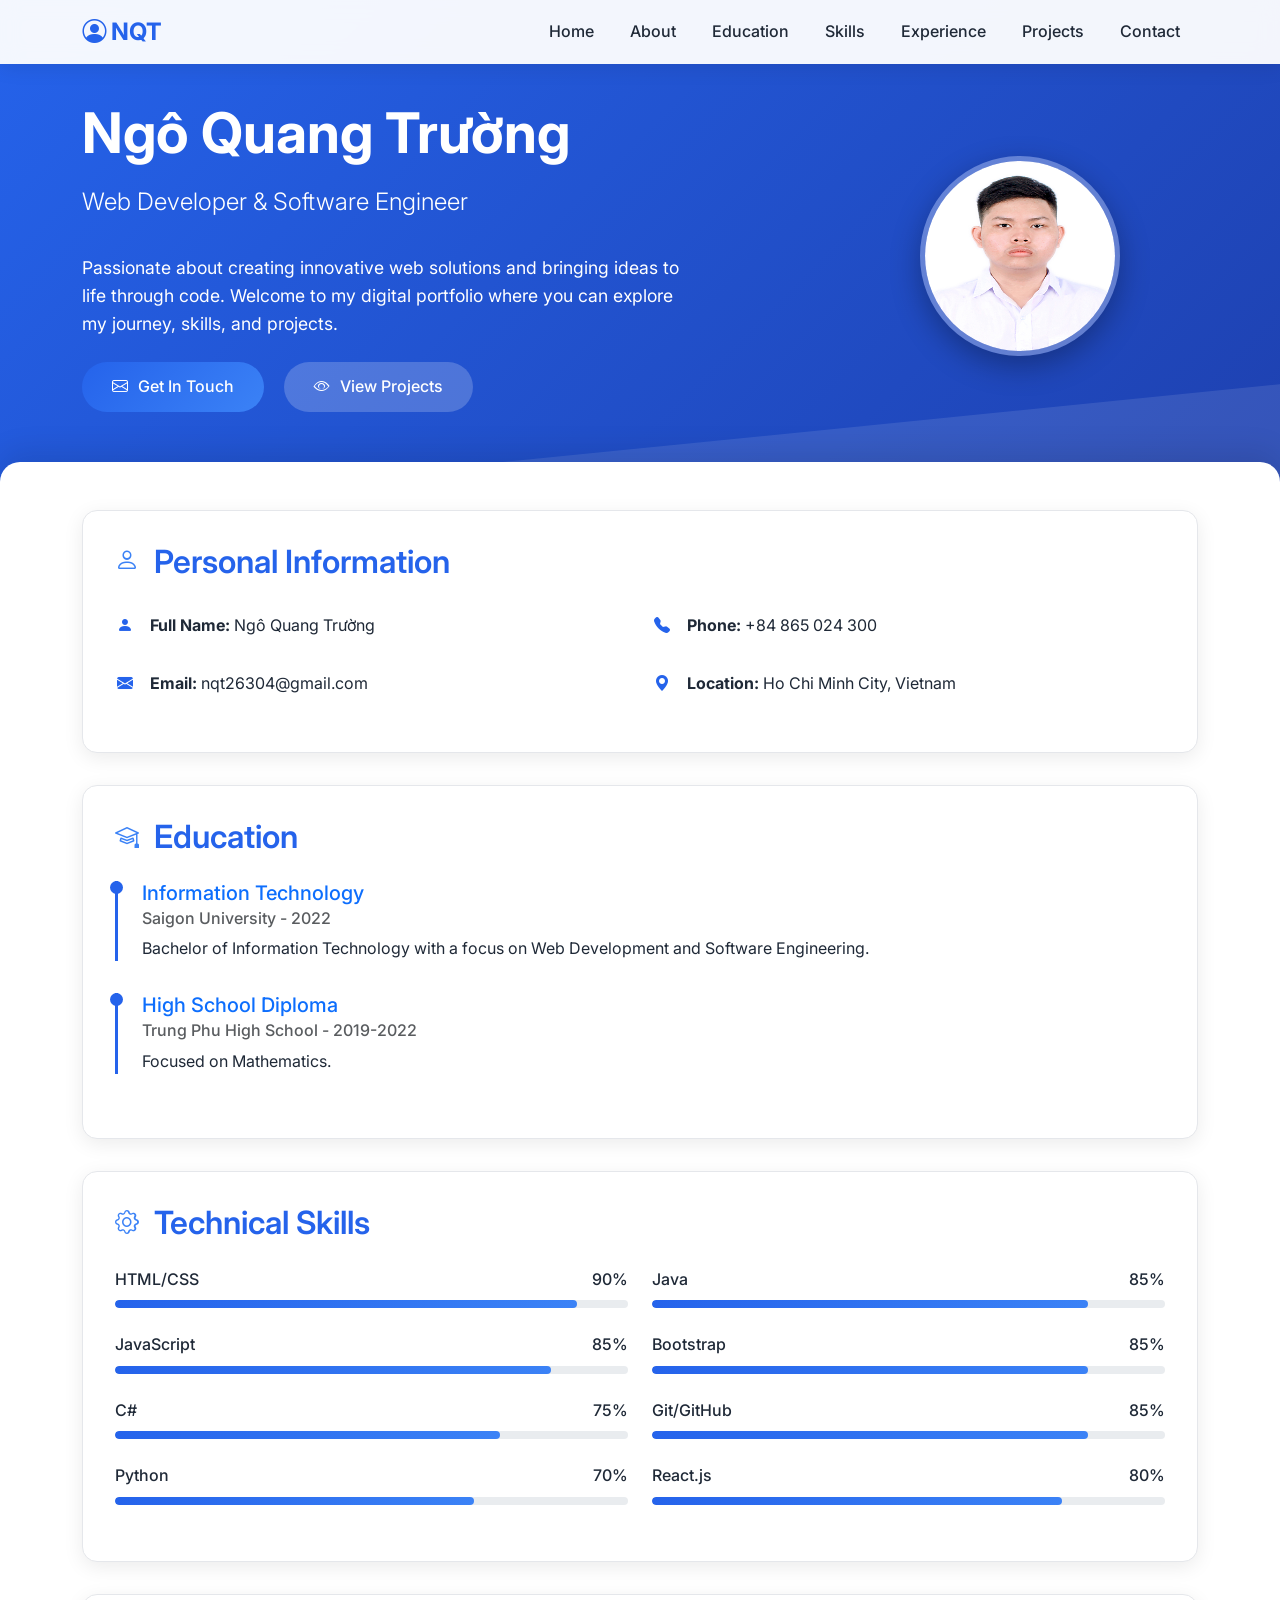
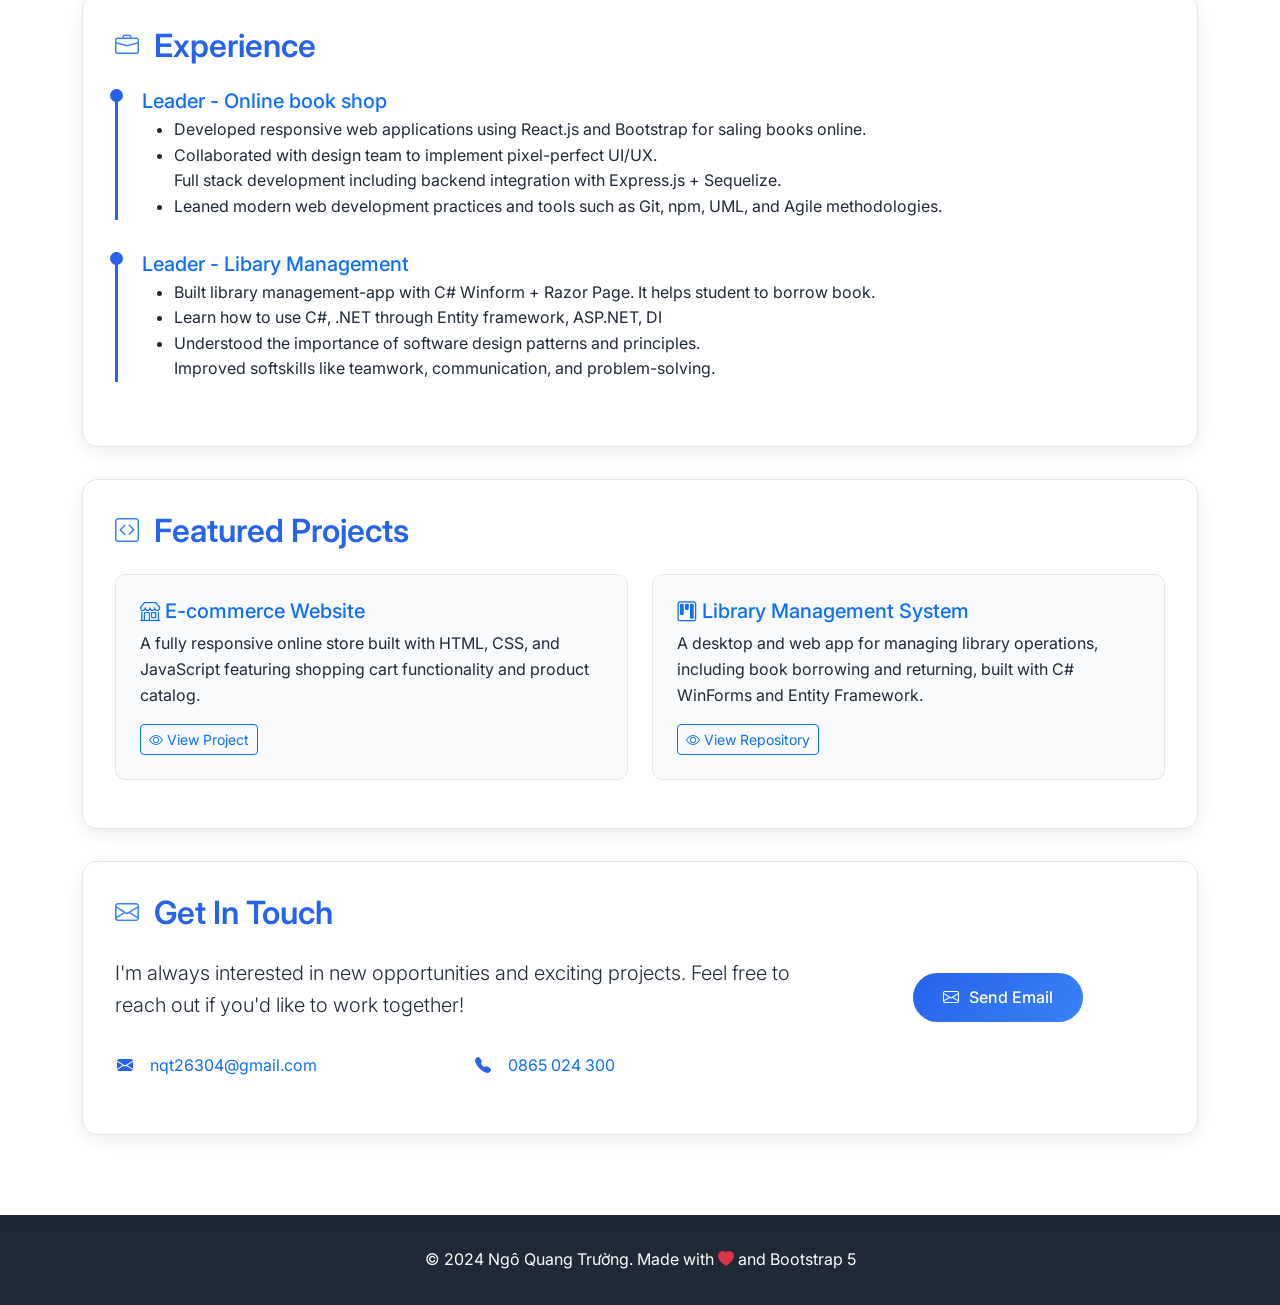
<file: index.html>
<!DOCTYPE html>
<html lang="en">
  <head>
    <meta charset="UTF-8" />
    <meta name="viewport" content="width=device-width, initial-scale=1.0" />
    <title>CV - Ngô Quang Trường</title>
    <link
      href="https://cdn.jsdelivr.net/npm/bootstrap@5.3.0/dist/css/bootstrap.min.css"
      rel="stylesheet"
    />
    <link
      href="https://cdn.jsdelivr.net/npm/bootstrap-icons@1.10.0/font/bootstrap-icons.css"
      rel="stylesheet"
    />
    <link
      href="https://fonts.googleapis.com/css2?family=Inter:wght@300;400;500;600;700&display=swap"
      rel="stylesheet"
    />
    <link rel="stylesheet" href="assets/css/style.css" />
  </head>
  <body>
    <!-- Navigation -->
    <nav class="navbar navbar-expand-lg fixed-top">
      <div class="container">
        <a class="navbar-brand" href="#hero">
          <i class="bi bi-person-circle"></i> NQT
        </a>
        <button
          class="navbar-toggler"
          type="button"
          data-bs-toggle="collapse"
          data-bs-target="#navbarNav"
        >
          <span class="navbar-toggler-icon"></span>
        </button>
        <div class="collapse navbar-collapse" id="navbarNav">
          <ul class="navbar-nav ms-auto">
            <li class="nav-item">
              <a class="nav-link" href="#hero">Home</a>
            </li>
            <li class="nav-item">
              <a class="nav-link" href="#about">About</a>
            </li>
            <li class="nav-item">
              <a class="nav-link" href="#education">Education</a>
            </li>
            <li class="nav-item">
              <a class="nav-link" href="#skills">Skills</a>
            </li>
            <li class="nav-item">
              <a class="nav-link" href="#experience">Experience</a>
            </li>
            <li class="nav-item">
              <a class="nav-link" href="#projects">Projects</a>
            </li>
            <li class="nav-item">
              <a class="nav-link" href="#contact">Contact</a>
            </li>
          </ul>
        </div>
      </div>
    </nav>

    <!-- Hero Section -->
    <section id="hero" class="hero-section">
      <div class="container">
        <div class="row align-items-center hero-content">
          <div class="col-lg-8">
            <h1 class="hero-title">Ngô Quang Trường</h1>
            <p class="hero-subtitle">Web Developer & Software Engineer</p>
            <p class="hero-description">
              Passionate about creating innovative web solutions and bringing
              ideas to life through code. Welcome to my digital portfolio where
              you can explore my journey, skills, and projects.
            </p>
            <div class="mt-4">
              <a href="#contact" class="contact-btn me-3">
                <i class="bi bi-envelope"></i> Get In Touch
              </a>
              <a
                href="#projects"
                class="contact-btn"
                style="background: rgba(255, 255, 255, 0.2)"
              >
                <i class="bi bi-eye"></i> View Projects
              </a>
            </div>
          </div>
          <div class="col-lg-4 text-center">
            <img
              src="assets/img/me.png"
              alt="Ngô Quang Trường"
              class="profile-img"
            />
          </div>
        </div>
      </div>
    </section>

    <!-- Main Content -->
    <div class="main-content">
      <div class="container py-5">
        <!-- About Section -->
        <section id="about" class="section-card">
          <h2 class="section-title">
            <i class="bi bi-person"></i>
            Personal Information
          </h2>
          <div class="row">
            <div class="col-md-6">
              <div class="info-item">
                <i class="bi bi-person-fill"></i>
                <div><strong>Full Name:</strong> Ngô Quang Trường</div>
              </div>
              <div class="info-item">
                <i class="bi bi-envelope-fill"></i>
                <div><strong>Email:</strong> nqt26304@gmail.com</div>
              </div>
            </div>
            <div class="col-md-6">
              <div class="info-item">
                <i class="bi bi-telephone-fill"></i>
                <div><strong>Phone:</strong> +84 865 024 300</div>
              </div>
              <div class="info-item">
                <i class="bi bi-geo-alt-fill"></i>
                <div><strong>Location:</strong> Ho Chi Minh City, Vietnam</div>
              </div>
            </div>
          </div>
        </section>

        <!-- Education Section -->
        <section id="education" class="section-card">
          <h2 class="section-title">
            <i class="bi bi-mortarboard"></i>
            Education
          </h2>
          <div class="education-item">
            <h5 class="text-primary mb-1">Information Technology</h5>
            <h6 class="text-muted mb-2">Saigon University - 2022</h6>
            <p class="mb-0">
              Bachelor of Information Technology with a focus on Web Development
              and Software Engineering.
            </p>
          </div>
          <div class="education-item">
            <h5 class="text-primary mb-1">High School Diploma</h5>
            <h6 class="text-muted mb-2">Trung Phu High School - 2019-2022</h6>
            <p class="mb-0">Focused on Mathematics.</p>
          </div>
        </section>

        <!-- Skills Section -->
        <section id="skills" class="section-card">
          <h2 class="section-title">
            <i class="bi bi-gear"></i>
            Technical Skills
          </h2>
          <div class="row">
            <div class="col-md-6">
              <div class="skill-item">
                <div class="skill-name">
                  <span>HTML/CSS</span>
                  <span>90%</span>
                </div>
                <div class="progress">
                  <div class="progress-bar" style="width: 90%"></div>
                </div>
              </div>
              <div class="skill-item">
                <div class="skill-name">
                  <span>JavaScript</span>
                  <span>85%</span>
                </div>
                <div class="progress">
                  <div class="progress-bar" style="width: 85%"></div>
                </div>
              </div>
              <div class="skill-item">
                <div class="skill-name">
                  <span>C#</span>
                  <span>75%</span>
                </div>
                <div class="progress">
                  <div class="progress-bar" style="width: 75%"></div>
                </div>
              </div>
              <div class="skill-item">
                <div class="skill-name">
                  <span>Python</span>
                  <span>70%</span>
                </div>
                <div class="progress">
                  <div class="progress-bar" style="width: 70%"></div>
                </div>
              </div>
            </div>
            <div class="col-md-6">
              <div class="skill-item">
                <div class="skill-name">
                  <span>Java</span>
                  <span>85%</span>
                </div>
                <div class="progress">
                  <div class="progress-bar" style="width: 85%"></div>
                </div>
              </div>
              <div class="skill-item">
                <div class="skill-name">
                  <span>Bootstrap</span>
                  <span>85%</span>
                </div>
                <div class="progress">
                  <div class="progress-bar" style="width: 85%"></div>
                </div>
              </div>
              <div class="skill-item">
                <div class="skill-name">
                  <span>Git/GitHub</span>
                  <span>85%</span>
                </div>
                <div class="progress">
                  <div class="progress-bar" style="width: 85%"></div>
                </div>
              </div>
              <div class="skill-item">
                <div class="skill-name">
                  <span>React.js</span>
                  <span>80%</span>
                </div>
                <div class="progress">
                  <div class="progress-bar" style="width: 80%"></div>
                </div>
              </div>
            </div>
          </div>
        </section>

        <!-- Work Experience Section -->
        <section id="experience" class="section-card">
          <h2 class="section-title">
            <i class="bi bi-briefcase"></i>
            Experience
          </h2>
          <div class="experience-item">
            <h5 class="text-primary mb-1">Leader - Online book shop</h5>
            <ul class="mb-0">
              <li>
                Developed responsive web applications using React.js and
                Bootstrap for saling books online.
              </li>
              <li>
                Collaborated with design team to implement pixel-perfect UI/UX.
                <br />
                Full stack development including backend integration with
                Express.js + Sequelize.
              </li>
              <li>
                Leaned modern web development practices and tools such as Git,
                npm, UML, and Agile methodologies.
              </li>
            </ul>
          </div>
          <div class="experience-item">
            <h5 class="text-primary mb-1">Leader - Libary Management</h5>
            <ul class="mb-0">
              <li>
                Built library management-app with C# Winform + Razor Page. It
                helps student to borrow book.
              </li>
              <li>
                Learn how to use C#, .NET through Entity framework, ASP.NET, DI
              </li>
              <li>
                Understood the importance of software design patterns and
                principles.
                <br />
                Improved softskills like teamwork, communication, and
                problem-solving.
              </li>
            </ul>
          </div>
        </section>

        <!-- Projects Section -->
        <section id="projects" class="section-card">
          <h2 class="section-title">
            <i class="bi bi-code-square"></i>
            Featured Projects
          </h2>
          <div class="row">
            <div class="col-md-6">
              <div class="project-card">
                <h5 class="text-primary mb-2">
                  <i class="bi bi-shop"></i> E-commerce Website
                </h5>
                <p class="mb-3">
                  A fully responsive online store built with HTML, CSS, and
                  JavaScript featuring shopping cart functionality and product
                  catalog.
                </p>
                <a
                  href="https://nqtpopcorn.github.io/static-web-shop/"
                  class="btn btn-outline-primary btn-sm"
                >
                  <i class="bi bi-eye"></i> View Project
                </a>
              </div>
            </div>
            <div class="col-md-6">
              <div class="project-card">
                <h5 class="text-primary mb-2">
                  <i class="bi bi-kanban"></i> Library Management System
                </h5>
                <p class="mb-3">
                  A desktop and web app for managing library operations,
                  including book borrowing and returning, built with C# WinForms
                  and Entity Framework.
                </p>
                <a
                  href="https://github.com/NqtPopCorn/QLThuQuan.git"
                  class="btn btn-outline-primary btn-sm"
                >
                  <i class="bi bi-eye"></i> View Repository
                </a>
              </div>
            </div>
          </div>
        </section>

        <!-- Contact Section -->
        <section id="contact" class="section-card">
          <h2 class="section-title">
            <i class="bi bi-envelope"></i>
            Get In Touch
          </h2>
          <div class="row">
            <div class="col-md-8">
              <p class="lead mb-4">
                I'm always interested in new opportunities and exciting
                projects. Feel free to reach out if you'd like to work together!
              </p>
              <div class="row">
                <div class="col-sm-6">
                  <div class="info-item">
                    <i class="bi bi-envelope-fill"></i>
                    <div>
                      <a
                        href="mailto:nqt26304@gmail.com"
                        class="text-decoration-none"
                      >
                        nqt26304@gmail.com
                      </a>
                    </div>
                  </div>
                </div>
                <div class="col-sm-6">
                  <div class="info-item">
                    <i class="bi bi-telephone-fill"></i>
                    <div>
                      <a href="tel:+84865024300" class="text-decoration-none">
                        0865 024 300
                      </a>
                    </div>
                  </div>
                </div>
              </div>
            </div>
            <div class="col-md-4 text-center">
              <div class="mt-3">
                <a href="mailto:nqt26304@gmail.com" class="contact-btn">
                  <i class="bi bi-envelope"></i> Send Email
                </a>
              </div>
            </div>
          </div>
        </section>
      </div>
    </div>

    <!-- Footer -->
    <footer class="footer">
      <div class="container">
        <p class="mb-0">
          &copy; 2024 Ngô Quang Trường. Made with
          <i class="bi bi-heart-fill text-danger"></i> and Bootstrap 5
        </p>
      </div>
    </footer>

    <script src="https://cdn.jsdelivr.net/npm/bootstrap@5.3.0/dist/js/bootstrap.bundle.min.js"></script>
    <script>
      // Smooth scrolling for navigation links
      document.querySelectorAll('a[href^="#"]').forEach((anchor) => {
        anchor.addEventListener('click', function (e) {
          e.preventDefault();
          const target = document.querySelector(this.getAttribute('href'));
          if (target) {
            const navBarHeight = document.querySelector('.navbar').offsetHeight;
            const targetPosition =
              target.getBoundingClientRect().top + window.scrollY;
            window.scrollTo({
              top: targetPosition - navBarHeight,
              behavior: 'smooth',
            });
          }
        });
      });

      // Navbar background on scroll
      window.addEventListener('scroll', function () {
        const navbar = document.querySelector('.navbar');
        if (window.scrollY > 50) {
          navbar.style.background = 'rgba(255, 255, 255, 0.98)';
        } else {
          navbar.style.background = 'rgba(255, 255, 255, 0.95)';
        }
      });

      // Animate progress bars when in view
      const observerOptions = {
        threshold: 0.5,
        rootMargin: '0px 0px -100px 0px',
      };

      const observer = new IntersectionObserver(function (entries) {
        entries.forEach((entry) => {
          if (entry.isIntersecting) {
            const progressBars = entry.target.querySelectorAll('.progress-bar');
            progressBars.forEach((bar) => {
              const width = bar.style.width;
              bar.style.width = '0%';
              setTimeout(() => {
                bar.style.width = width;
              }, 200);
            });
          }
        });
      }, observerOptions);

      const skillsSection = document.querySelector('#skills');
      if (skillsSection) {
        observer.observe(skillsSection);
      }
    </script>
  </body>
</html>
</file>
<file: assets/css/style.css>
:root {
  --primary-color: #2563eb;
  --secondary-color: #1e40af;
  --accent-color: #3b82f6;
  --text-dark: #1f2937;
  --text-light: #6b7280;
  --bg-light: #f8fafc;
  --border-color: #e5e7eb;
}

* {
  margin: 0;
  padding: 0;
  box-sizing: border-box;
}

body {
  font-family: 'Inter', sans-serif;
  line-height: 1.6;
  color: var(--text-dark);
  background: linear-gradient(135deg, #667eea 0%, #764ba2 100%);
  min-height: 100vh;
}

.navbar {
  background: rgba(255, 255, 255, 0.95) !important;
  backdrop-filter: blur(10px);
  box-shadow: 0 2px 20px rgba(0, 0, 0, 0.1);
  transition: all 0.3s ease;
}

.navbar-brand {
  font-weight: 700;
  color: var(--primary-color) !important;
  font-size: 1.5rem;
}

.navbar-nav .nav-link {
  font-weight: 500;
  color: var(--text-dark) !important;
  margin: 0 10px;
  transition: all 0.3s ease;
  position: relative;
}

.navbar-nav .nav-link:hover {
  color: var(--primary-color) !important;
  transform: translateY(-2px);
}

.navbar-nav .nav-link::after {
  content: '';
  position: absolute;
  width: 0;
  height: 2px;
  bottom: 0;
  left: 50%;
  background-color: var(--primary-color);
  transition: all 0.3s ease;
}

.navbar-nav .nav-link:hover::after {
  width: 100%;
  left: 0;
}

.hero-section {
  background: linear-gradient(
    135deg,
    var(--primary-color) 0%,
    var(--secondary-color) 100%
  );
  color: white;
  padding: 100px 0;
  position: relative;
  overflow: hidden;
}

.hero-section::before {
  content: '';
  position: absolute;
  top: 0;
  left: 0;
  right: 0;
  bottom: 0;
  background: url('data:image/svg+xml,<svg xmlns="http://www.w3.org/2000/svg" viewBox="0 0 1000 100" fill="white" opacity="0.1"><polygon points="1000,100 1000,0 0,100"/></svg>');
  background-size: cover;
}

.hero-content {
  position: relative;
  z-index: 2;
}

.profile-img {
  width: 200px;
  height: 200px;
  border-radius: 50%;
  border: 5px solid rgba(255, 255, 255, 0.3);
  box-shadow: 0 10px 30px rgba(0, 0, 0, 0.3);
  transition: transform 0.3s ease;
}

.profile-img:hover {
  transform: scale(1.05);
}

.hero-title {
  font-size: 3.5rem;
  font-weight: 700;
  margin-bottom: 1rem;
  animation: fadeInUp 1s ease;
}

.hero-subtitle {
  font-size: 1.5rem;
  font-weight: 300;
  margin-bottom: 2rem;
  opacity: 0.9;
  animation: fadeInUp 1s ease 0.2s both;
}

.hero-description {
  font-size: 1.1rem;
  opacity: 0.8;
  max-width: 600px;
  animation: fadeInUp 1s ease 0.4s both;
}

@keyframes fadeInUp {
  from {
    opacity: 0;
    transform: translateY(30px);
  }
  to {
    opacity: 1;
    transform: translateY(0);
  }
}

.main-content {
  background: white;
  margin-top: -50px;
  position: relative;
  z-index: 3;
  border-radius: 20px 20px 0 0;
  box-shadow: 0 -10px 30px rgba(0, 0, 0, 0.1);
}

.section-card {
  background: white;
  border-radius: 15px;
  padding: 2rem;
  margin-bottom: 2rem;
  box-shadow: 0 5px 20px rgba(0, 0, 0, 0.08);
  border: 1px solid var(--border-color);
  transition: all 0.3s ease;
}

.section-card:hover {
  transform: translateY(-5px);
  box-shadow: 0 15px 40px rgba(0, 0, 0, 0.12);
}

.section-title {
  color: var(--primary-color);
  font-size: 2rem;
  font-weight: 600;
  margin-bottom: 1.5rem;
  display: flex;
  align-items: center;
  gap: 15px;
}

.section-title i {
  font-size: 1.5rem;
  color: var(--accent-color);
}

.info-item {
  display: flex;
  align-items: center;
  margin-bottom: 1rem;
  padding: 0.5rem 0;
}

.info-item i {
  color: var(--primary-color);
  margin-right: 15px;
  width: 20px;
  text-align: center;
}

.skill-item {
  margin-bottom: 1.5rem;
}

.skill-name {
  font-weight: 500;
  margin-bottom: 0.5rem;
  display: flex;
  justify-content: space-between;
}

.progress {
  height: 8px;
  border-radius: 10px;
  background-color: #e9ecef;
}

.progress-bar {
  border-radius: 10px;
  background: linear-gradient(90deg, var(--primary-color), var(--accent-color));
  transition: width 1s ease-in-out;
}

.experience-item,
.education-item {
  border-left: 3px solid var(--primary-color);
  padding-left: 1.5rem;
  margin-bottom: 2rem;
  position: relative;
}

.experience-item::before,
.education-item::before {
  content: '';
  position: absolute;
  left: -8px;
  top: 0;
  width: 13px;
  height: 13px;
  background: var(--primary-color);
  border-radius: 50%;
}

.project-card {
  background: var(--bg-light);
  border-radius: 10px;
  padding: 1.5rem;
  margin-bottom: 1rem;
  border: 1px solid var(--border-color);
  transition: all 0.3s ease;
}

.project-card:hover {
  background: white;
  box-shadow: 0 5px 15px rgba(0, 0, 0, 0.1);
}

.contact-btn {
  background: linear-gradient(
    135deg,
    var(--primary-color),
    var(--accent-color)
  );
  border: none;
  color: white;
  padding: 12px 30px;
  border-radius: 25px;
  font-weight: 500;
  text-decoration: none;
  display: inline-flex;
  align-items: center;
  gap: 10px;
  transition: all 0.3s ease;
}

.contact-btn:hover {
  transform: translateY(-2px);
  box-shadow: 0 10px 25px rgba(37, 99, 235, 0.3);
  color: white;
}

.footer {
  background: var(--text-dark);
  color: white;
  padding: 2rem 0;
  text-align: center;
}

@media (max-width: 768px) {
  .hero-title {
    font-size: 2.5rem;
  }

  .hero-subtitle {
    font-size: 1.2rem;
  }

  .profile-img {
    width: 150px;
    height: 150px;
  }

  .section-card {
    padding: 1.5rem;
  }
}
</file>
